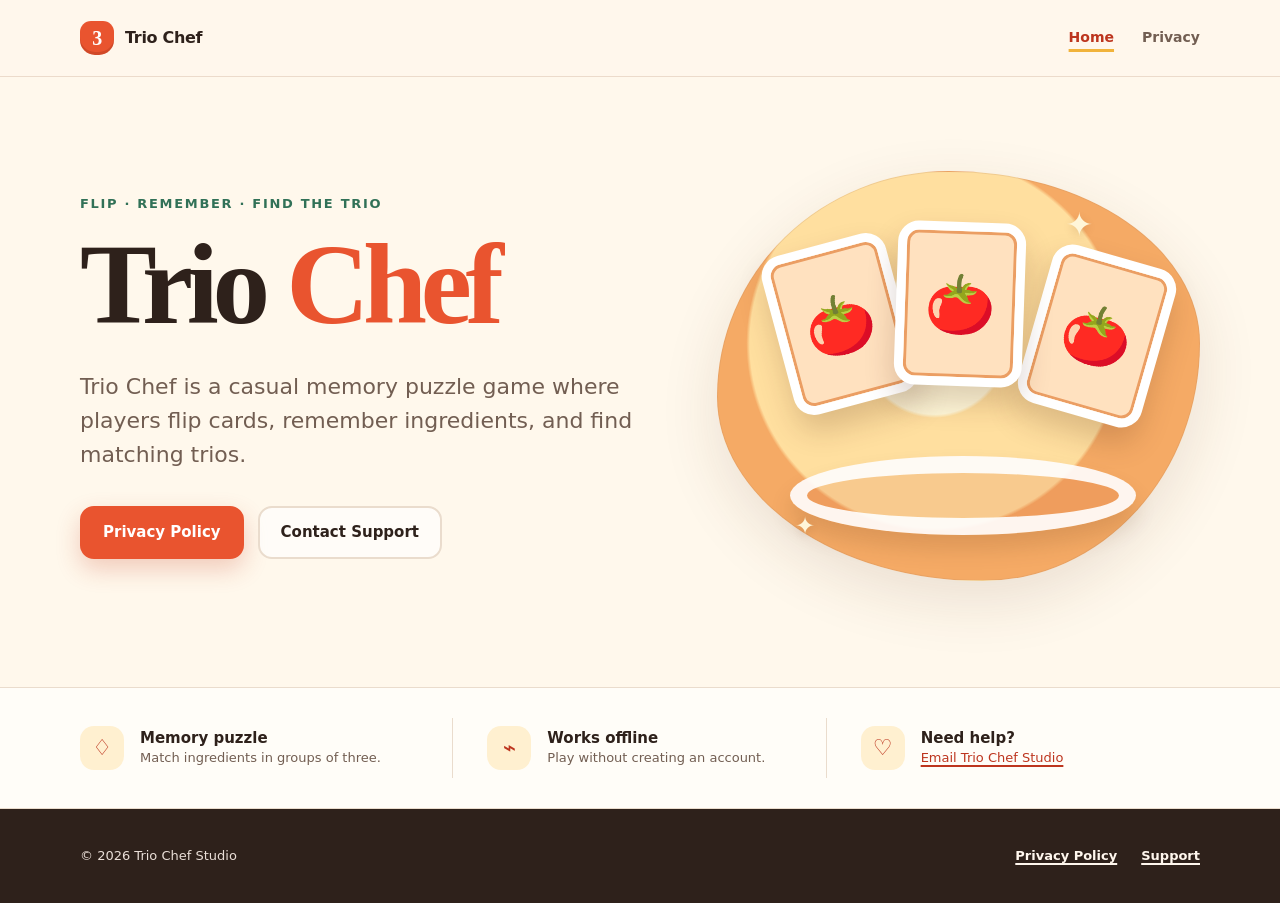
<file: index.html>
<!doctype html>
<html lang="en">
  <head>
    <meta charset="utf-8">
    <meta name="viewport" content="width=device-width, initial-scale=1">
    <meta name="description" content="Official privacy and support website for Trio Chef, a casual memory puzzle game by Trio Chef Studio.">
    <meta name="theme-color" content="#fff8ec">
    <title>Trio Chef — Privacy &amp; Support</title>
    <link rel="stylesheet" href="styles.css">
  </head>
  <body>
    <a class="skip-link" href="#main-content">Skip to content</a>

    <header class="site-header">
      <div class="shell header-inner">
        <a class="brand" href="index.html" aria-label="Trio Chef home">
          <span class="brand-mark" aria-hidden="true">3</span>
          <span>Trio Chef</span>
        </a>
        <nav aria-label="Main navigation">
          <a aria-current="page" href="index.html">Home</a>
          <a href="privacy.html">Privacy</a>
        </nav>
      </div>
    </header>

    <main id="main-content">
      <section class="hero shell" aria-labelledby="hero-title">
        <div class="hero-copy">
          <p class="eyebrow">Flip · Remember · Find the trio</p>
          <h1 id="hero-title">Trio <span>Chef</span></h1>
          <p class="hero-description">Trio Chef is a casual memory puzzle game where players flip cards, remember ingredients, and find matching trios.</p>
          <div class="actions">
            <a class="button button-primary" href="privacy.html">Privacy Policy</a>
            <a class="button button-secondary" href="mailto:triochef.support@gmail.com?subject=Trio%20Chef%20Support">Contact Support</a>
          </div>
        </div>

        <div class="game-art" aria-hidden="true">
          <span class="spark spark-one">✦</span>
          <span class="spark spark-two">✦</span>
          <div class="card card-one"><span>🍅</span></div>
          <div class="card card-two"><span>🍅</span></div>
          <div class="card card-three"><span>🍅</span></div>
          <div class="plate"></div>
        </div>
      </section>

      <section class="info-strip" aria-label="Game information">
        <div class="shell feature-grid">
          <article class="feature">
            <span class="feature-icon" aria-hidden="true">♢</span>
            <div>
              <h2>Memory puzzle</h2>
              <p>Match ingredients in groups of three.</p>
            </div>
          </article>
          <article class="feature">
            <span class="feature-icon" aria-hidden="true">⌁</span>
            <div>
              <h2>Works offline</h2>
              <p>Play without creating an account.</p>
            </div>
          </article>
          <article class="feature">
            <span class="feature-icon" aria-hidden="true">♡</span>
            <div>
              <h2>Need help?</h2>
              <p><a href="mailto:triochef.support@gmail.com?subject=Trio%20Chef%20Support">Email Trio Chef Studio</a></p>
            </div>
          </article>
        </div>
      </section>
    </main>

    <footer class="site-footer">
      <div class="shell footer-inner">
        <p>© 2026 Trio Chef Studio</p>
        <div>
          <a href="privacy.html">Privacy Policy</a>
          <a href="mailto:triochef.support@gmail.com?subject=Trio%20Chef%20Support">Support</a>
        </div>
      </div>
    </footer>
  </body>
</html>
</file>
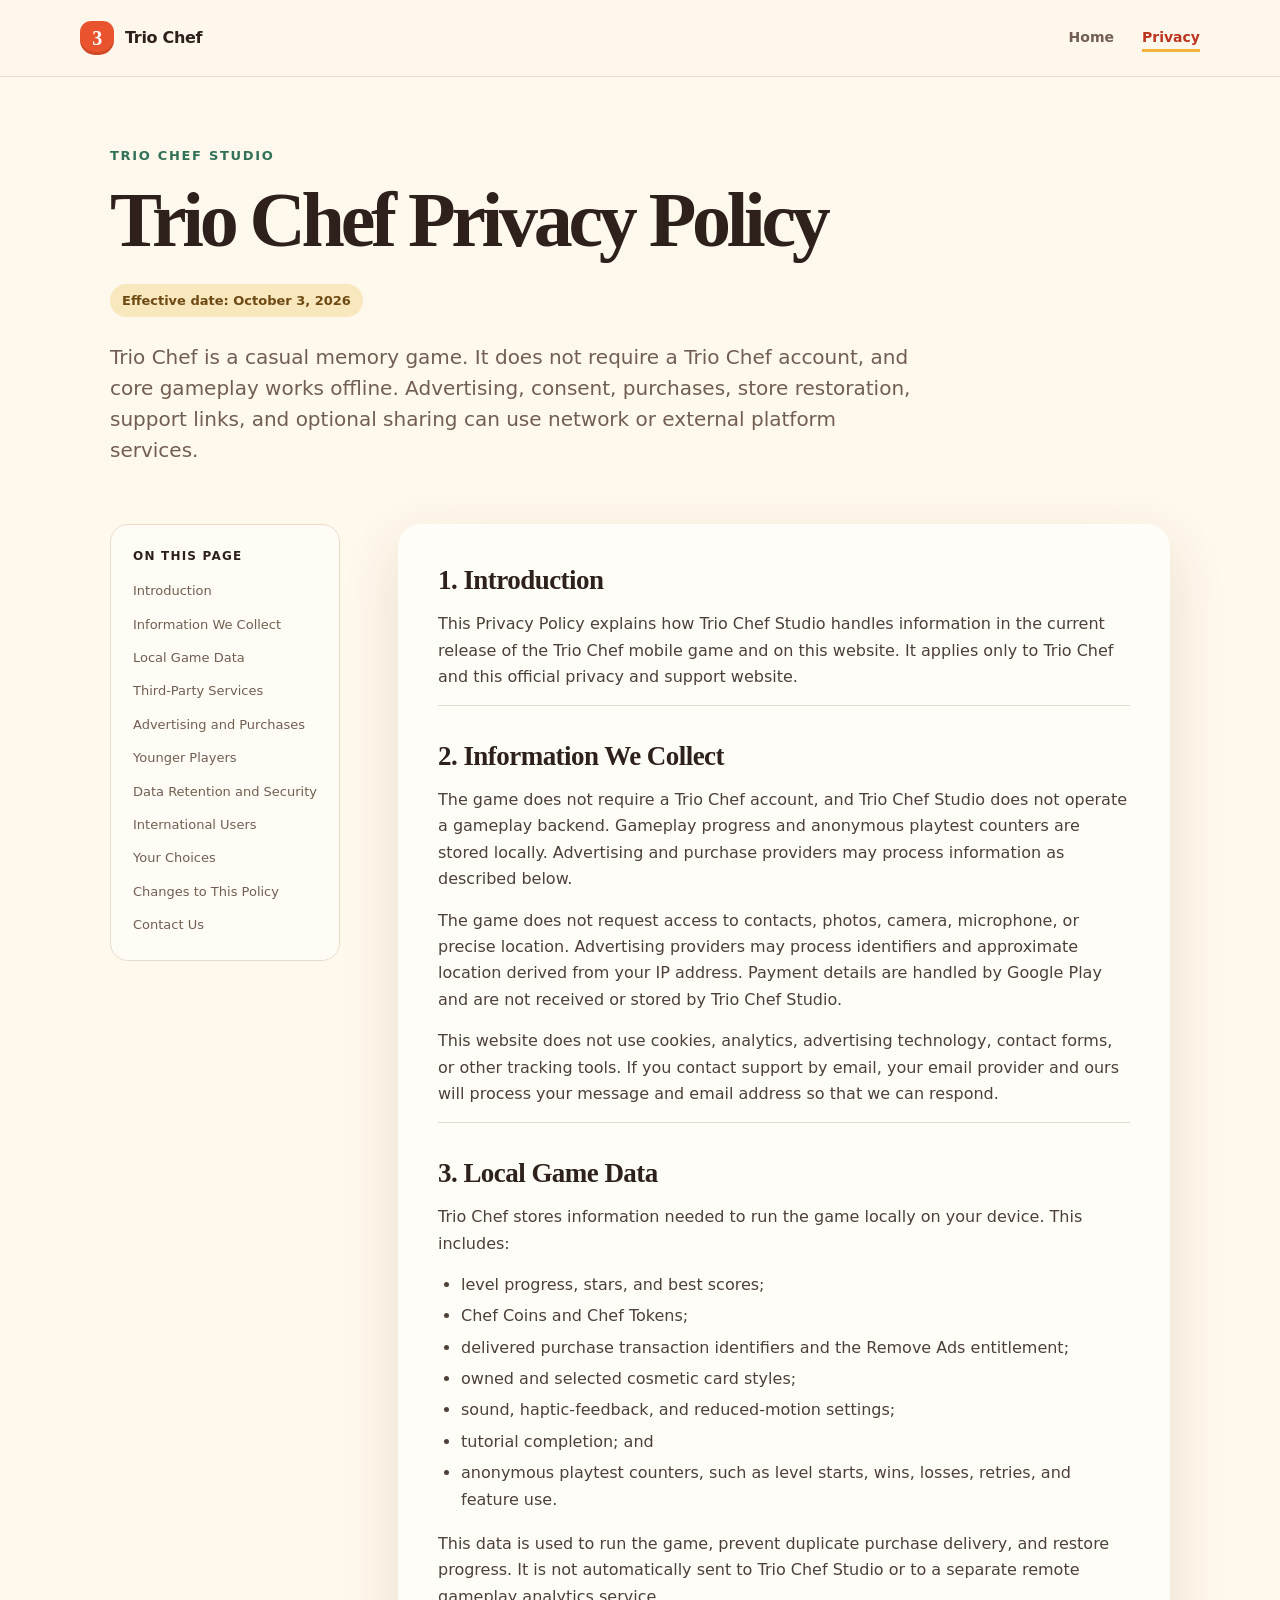
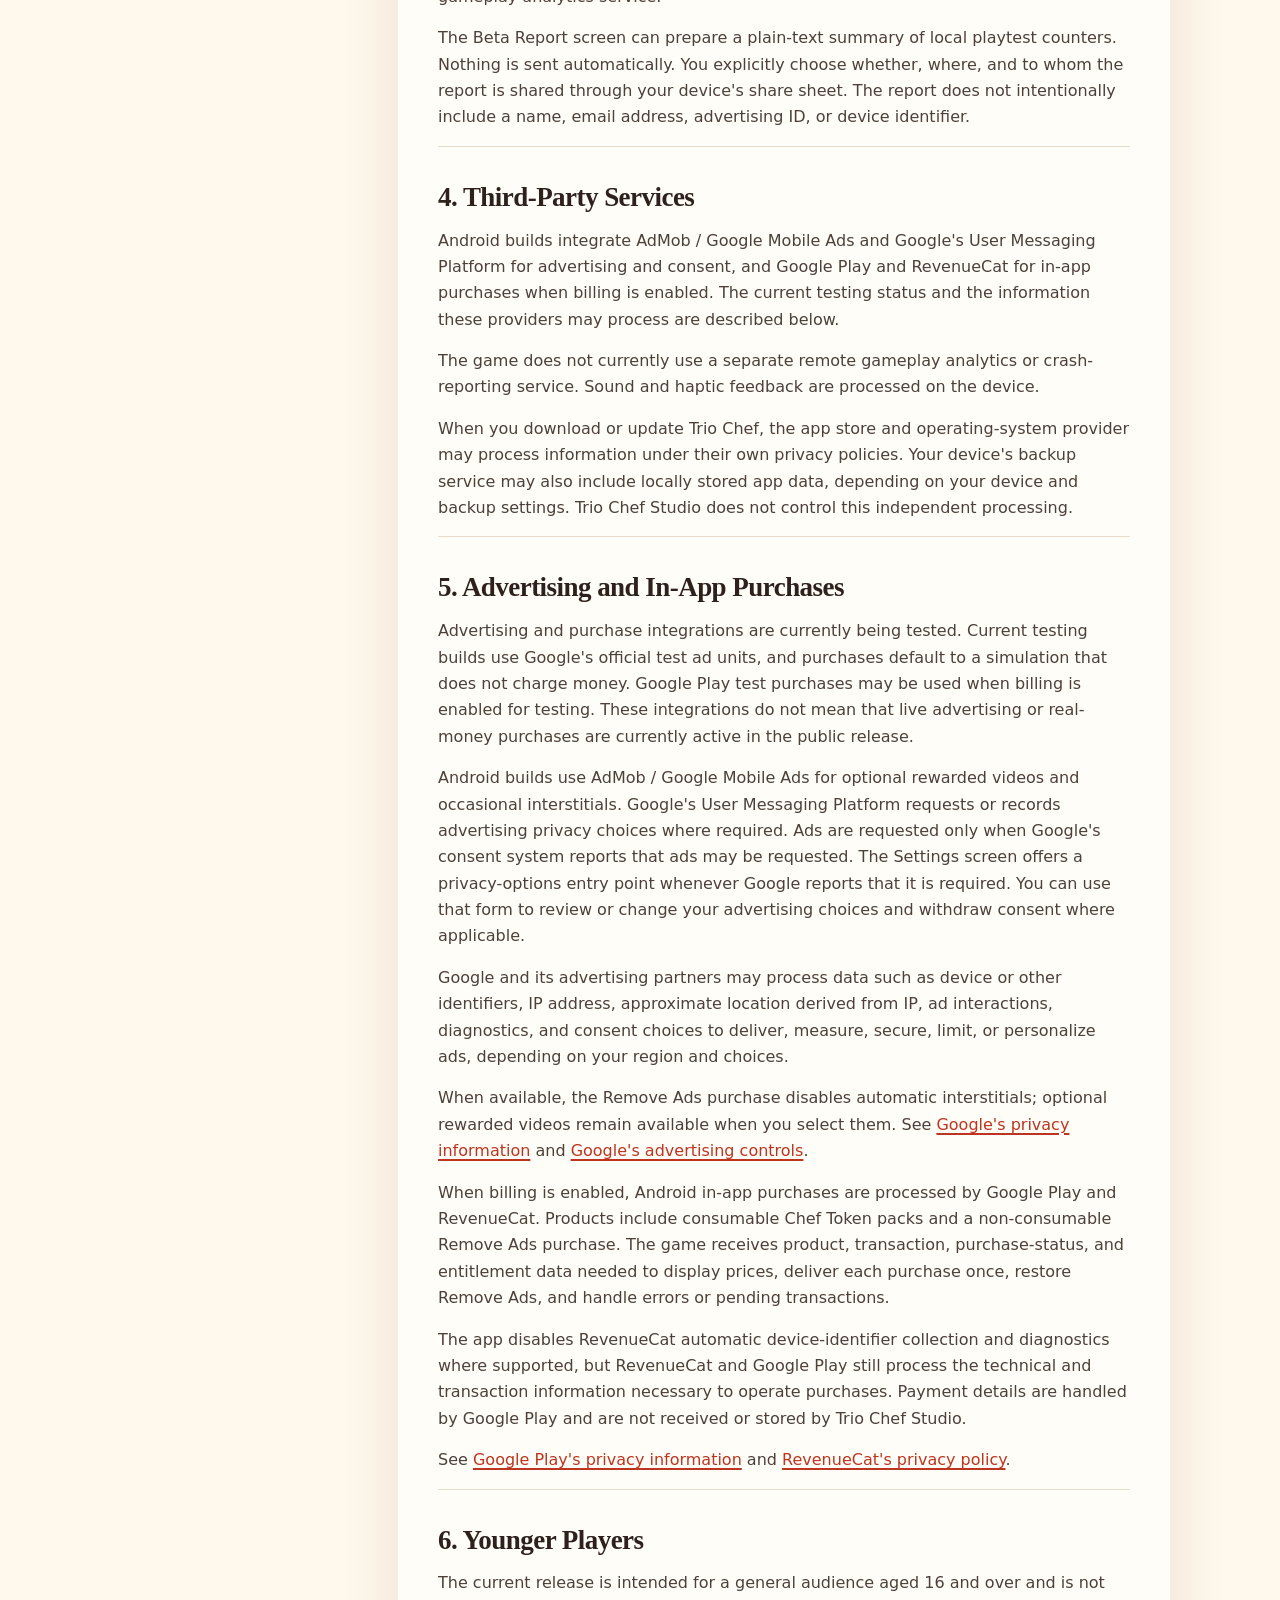
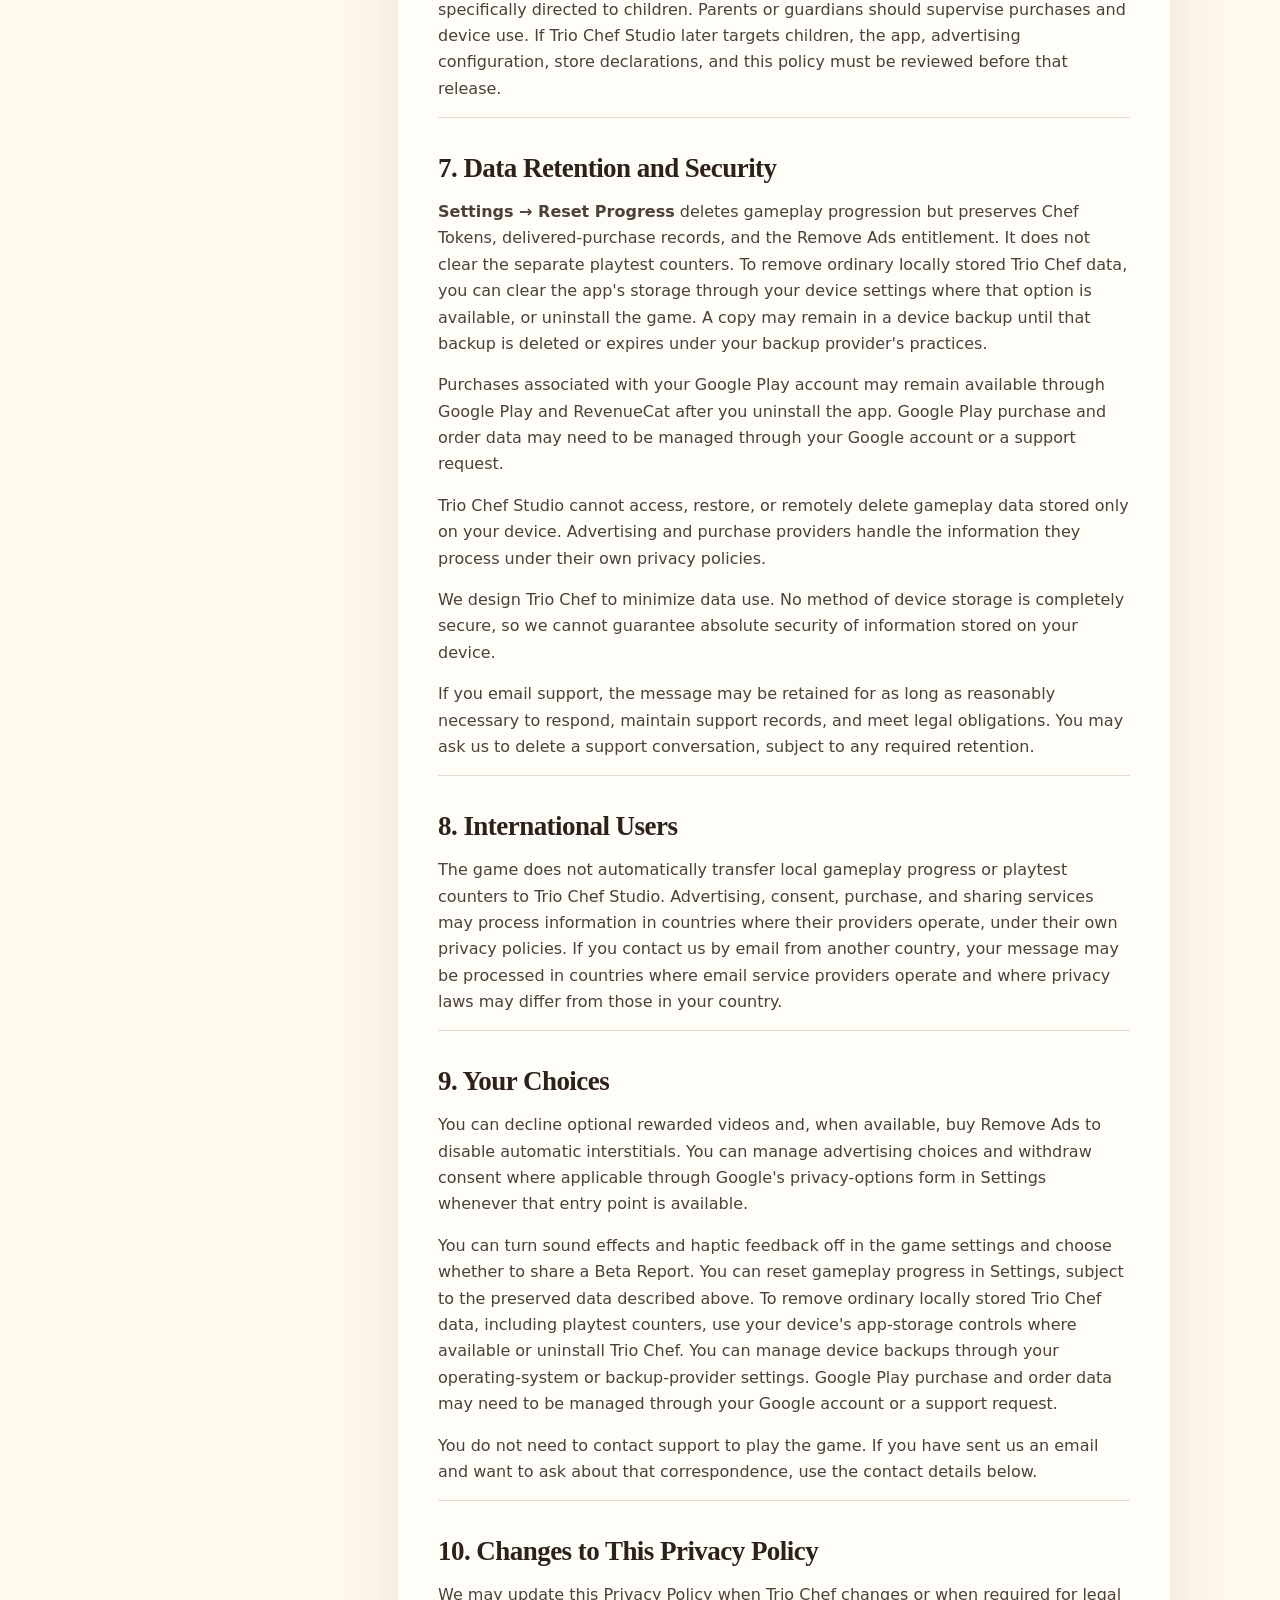
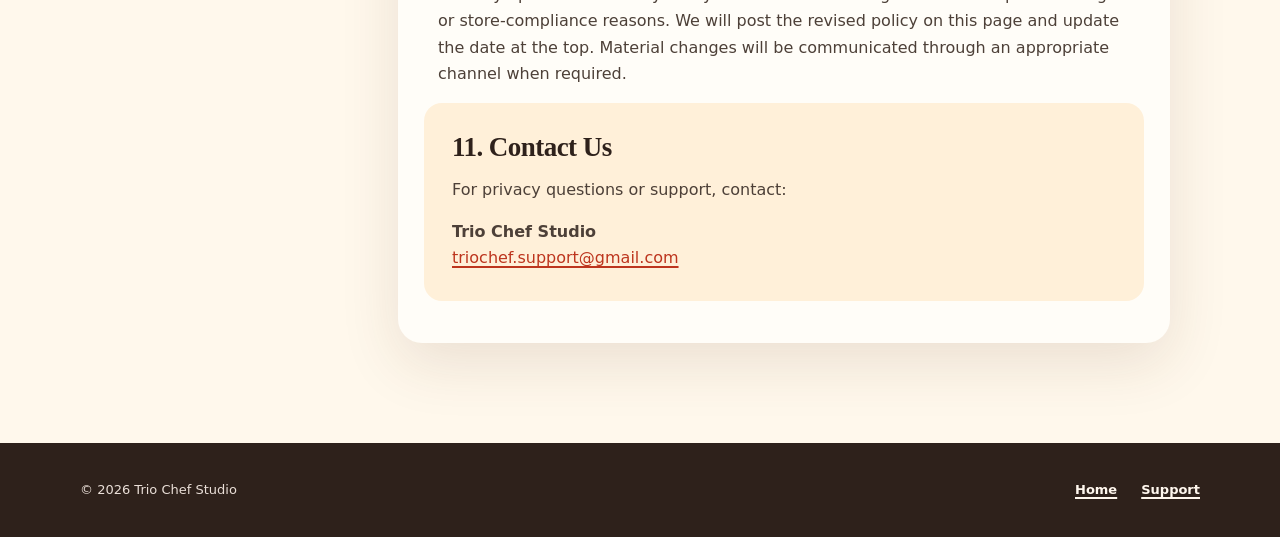
<file: privacy.html>
<!doctype html>
<html lang="en">
  <head>
    <meta charset="utf-8">
    <meta name="viewport" content="width=device-width, initial-scale=1">
    <meta name="description" content="Privacy Policy for the Trio Chef mobile game, published by Trio Chef Studio.">
    <meta name="theme-color" content="#fff8ec">
    <title>Privacy Policy — Trio Chef</title>
    <link rel="stylesheet" href="styles.css">
  </head>
  <body>
    <a class="skip-link" href="#main-content">Skip to content</a>

    <header class="site-header">
      <div class="shell header-inner">
        <a class="brand" href="index.html" aria-label="Trio Chef home">
          <span class="brand-mark" aria-hidden="true">3</span>
          <span>Trio Chef</span>
        </a>
        <nav aria-label="Main navigation">
          <a href="index.html">Home</a>
          <a aria-current="page" href="privacy.html">Privacy</a>
        </nav>
      </div>
    </header>

    <main id="main-content" class="policy-main">
      <article class="policy shell">
        <header class="policy-heading">
          <p class="eyebrow">Trio Chef Studio</p>
          <h1>Trio Chef Privacy Policy</h1>
          <p class="updated">Effective date: October 3, 2026</p>
          <p class="policy-summary">Trio Chef is a casual memory game. It does not require a Trio Chef account, and core gameplay works offline. Advertising, consent, purchases, store restoration, support links, and optional sharing can use network or external platform services.</p>
        </header>

        <div class="policy-layout">
          <nav class="contents" aria-label="Privacy policy contents">
            <p>On this page</p>
            <ol>
              <li><a href="#introduction">Introduction</a></li>
              <li><a href="#information">Information We Collect</a></li>
              <li><a href="#local-data">Local Game Data</a></li>
              <li><a href="#services">Third-Party Services</a></li>
              <li><a href="#ads-purchases">Advertising and Purchases</a></li>
              <li><a href="#younger-players">Younger Players</a></li>
              <li><a href="#retention">Data Retention and Security</a></li>
              <li><a href="#international">International Users</a></li>
              <li><a href="#choices">Your Choices</a></li>
              <li><a href="#changes">Changes to This Policy</a></li>
              <li><a href="#contact">Contact Us</a></li>
            </ol>
          </nav>

          <div class="policy-content">
            <section id="introduction">
              <h2>1. Introduction</h2>
              <p>This Privacy Policy explains how Trio Chef Studio handles information in the current release of the Trio Chef mobile game and on this website. It applies only to Trio Chef and this official privacy and support website.</p>
            </section>

            <section id="information">
              <h2>2. Information We Collect</h2>
              <p>The game does not require a Trio Chef account, and Trio Chef Studio does not operate a gameplay backend. Gameplay progress and anonymous playtest counters are stored locally. Advertising and purchase providers may process information as described below.</p>
              <p>The game does not request access to contacts, photos, camera, microphone, or precise location. Advertising providers may process identifiers and approximate location derived from your IP address. Payment details are handled by Google Play and are not received or stored by Trio Chef Studio.</p>
              <p>This website does not use cookies, analytics, advertising technology, contact forms, or other tracking tools. If you contact support by email, your email provider and ours will process your message and email address so that we can respond.</p>
            </section>

            <section id="local-data">
              <h2>3. Local Game Data</h2>
              <p>Trio Chef stores information needed to run the game locally on your device. This includes:</p>
              <ul>
                <li>level progress, stars, and best scores;</li>
                <li>Chef Coins and Chef Tokens;</li>
                <li>delivered purchase transaction identifiers and the Remove Ads entitlement;</li>
                <li>owned and selected cosmetic card styles;</li>
                <li>sound, haptic-feedback, and reduced-motion settings;</li>
                <li>tutorial completion; and</li>
                <li>anonymous playtest counters, such as level starts, wins, losses, retries, and feature use.</li>
              </ul>
              <p>This data is used to run the game, prevent duplicate purchase delivery, and restore progress. It is not automatically sent to Trio Chef Studio or to a separate remote gameplay analytics service.</p>
              <p>The Beta Report screen can prepare a plain-text summary of local playtest counters. Nothing is sent automatically. You explicitly choose whether, where, and to whom the report is shared through your device's share sheet. The report does not intentionally include a name, email address, advertising ID, or device identifier.</p>
            </section>

            <section id="services">
              <h2>4. Third-Party Services</h2>
              <p>Android builds integrate AdMob / Google Mobile Ads and Google's User Messaging Platform for advertising and consent, and Google Play and RevenueCat for in-app purchases when billing is enabled. The current testing status and the information these providers may process are described below.</p>
              <p>The game does not currently use a separate remote gameplay analytics or crash-reporting service. Sound and haptic feedback are processed on the device.</p>
              <p>When you download or update Trio Chef, the app store and operating-system provider may process information under their own privacy policies. Your device's backup service may also include locally stored app data, depending on your device and backup settings. Trio Chef Studio does not control this independent processing.</p>
            </section>

            <section id="ads-purchases">
              <h2>5. Advertising and In-App Purchases</h2>
              <p>Advertising and purchase integrations are currently being tested. Current testing builds use Google's official test ad units, and purchases default to a simulation that does not charge money. Google Play test purchases may be used when billing is enabled for testing. These integrations do not mean that live advertising or real-money purchases are currently active in the public release.</p>
              <p>Android builds use AdMob / Google Mobile Ads for optional rewarded videos and occasional interstitials. Google's User Messaging Platform requests or records advertising privacy choices where required. Ads are requested only when Google's consent system reports that ads may be requested. The Settings screen offers a privacy-options entry point whenever Google reports that it is required. You can use that form to review or change your advertising choices and withdraw consent where applicable.</p>
              <p>Google and its advertising partners may process data such as device or other identifiers, IP address, approximate location derived from IP, ad interactions, diagnostics, and consent choices to deliver, measure, secure, limit, or personalize ads, depending on your region and choices.</p>
              <p>When available, the Remove Ads purchase disables automatic interstitials; optional rewarded videos remain available when you select them. See <a href="https://policies.google.com/privacy">Google's privacy information</a> and <a href="https://myadcenter.google.com/">Google's advertising controls</a>.</p>
              <p>When billing is enabled, Android in-app purchases are processed by Google Play and RevenueCat. Products include consumable Chef Token packs and a non-consumable Remove Ads purchase. The game receives product, transaction, purchase-status, and entitlement data needed to display prices, deliver each purchase once, restore Remove Ads, and handle errors or pending transactions.</p>
              <p>The app disables RevenueCat automatic device-identifier collection and diagnostics where supported, but RevenueCat and Google Play still process the technical and transaction information necessary to operate purchases. Payment details are handled by Google Play and are not received or stored by Trio Chef Studio.</p>
              <p>See <a href="https://policies.google.com/privacy">Google Play's privacy information</a> and <a href="https://www.revenuecat.com/privacy/">RevenueCat's privacy policy</a>.</p>
            </section>

            <section id="younger-players">
              <h2>6. Younger Players</h2>
              <p>The current release is intended for a general audience aged 16 and over and is not specifically directed to children. Parents or guardians should supervise purchases and device use. If Trio Chef Studio later targets children, the app, advertising configuration, store declarations, and this policy must be reviewed before that release.</p>
            </section>

            <section id="retention">
              <h2>7. Data Retention and Security</h2>
              <p><strong>Settings → Reset Progress</strong> deletes gameplay progression but preserves Chef Tokens, delivered-purchase records, and the Remove Ads entitlement. It does not clear the separate playtest counters. To remove ordinary locally stored Trio Chef data, you can clear the app's storage through your device settings where that option is available, or uninstall the game. A copy may remain in a device backup until that backup is deleted or expires under your backup provider's practices.</p>
              <p>Purchases associated with your Google Play account may remain available through Google Play and RevenueCat after you uninstall the app. Google Play purchase and order data may need to be managed through your Google account or a support request.</p>
              <p>Trio Chef Studio cannot access, restore, or remotely delete gameplay data stored only on your device. Advertising and purchase providers handle the information they process under their own privacy policies.</p>
              <p>We design Trio Chef to minimize data use. No method of device storage is completely secure, so we cannot guarantee absolute security of information stored on your device.</p>
              <p>If you email support, the message may be retained for as long as reasonably necessary to respond, maintain support records, and meet legal obligations. You may ask us to delete a support conversation, subject to any required retention.</p>
            </section>

            <section id="international">
              <h2>8. International Users</h2>
              <p>The game does not automatically transfer local gameplay progress or playtest counters to Trio Chef Studio. Advertising, consent, purchase, and sharing services may process information in countries where their providers operate, under their own privacy policies. If you contact us by email from another country, your message may be processed in countries where email service providers operate and where privacy laws may differ from those in your country.</p>
            </section>

            <section id="choices">
              <h2>9. Your Choices</h2>
              <p>You can decline optional rewarded videos and, when available, buy Remove Ads to disable automatic interstitials. You can manage advertising choices and withdraw consent where applicable through Google's privacy-options form in Settings whenever that entry point is available.</p>
              <p>You can turn sound effects and haptic feedback off in the game settings and choose whether to share a Beta Report. You can reset gameplay progress in Settings, subject to the preserved data described above. To remove ordinary locally stored Trio Chef data, including playtest counters, use your device's app-storage controls where available or uninstall Trio Chef. You can manage device backups through your operating-system or backup-provider settings. Google Play purchase and order data may need to be managed through your Google account or a support request.</p>
              <p>You do not need to contact support to play the game. If you have sent us an email and want to ask about that correspondence, use the contact details below.</p>
            </section>

            <section id="changes">
              <h2>10. Changes to This Privacy Policy</h2>
              <p>We may update this Privacy Policy when Trio Chef changes or when required for legal or store-compliance reasons. We will post the revised policy on this page and update the date at the top. Material changes will be communicated through an appropriate channel when required.</p>
            </section>

            <section id="contact" class="contact-card">
              <h2>11. Contact Us</h2>
              <p>For privacy questions or support, contact:</p>
              <p><strong>Trio Chef Studio</strong><br><a href="mailto:triochef.support@gmail.com?subject=Trio%20Chef%20Privacy">triochef.support@gmail.com</a></p>
            </section>
          </div>
        </div>
      </article>
    </main>

    <footer class="site-footer">
      <div class="shell footer-inner">
        <p>© 2026 Trio Chef Studio</p>
        <div>
          <a href="index.html">Home</a>
          <a href="mailto:triochef.support@gmail.com?subject=Trio%20Chef%20Support">Support</a>
        </div>
      </div>
    </footer>
  </body>
</html>
</file>
<file: styles.css>
:root {
  --cream: #fff8ec;
  --paper: #fffdf8;
  --ink: #2e211b;
  --muted: #725e52;
  --orange: #e9542f;
  --orange-dark: #bd351e;
  --gold: #f1b33b;
  --green: #317157;
  --line: #eadccd;
  --shadow: 0 20px 60px rgba(92, 49, 24, 0.12);
  --radius: 24px;
}

* {
  box-sizing: border-box;
}

html {
  scroll-behavior: smooth;
}

body {
  margin: 0;
  background: var(--cream);
  color: var(--ink);
  font-family: Inter, ui-sans-serif, system-ui, -apple-system, BlinkMacSystemFont, "Segoe UI", sans-serif;
  font-size: 16px;
  line-height: 1.65;
  -webkit-font-smoothing: antialiased;
}

a {
  color: var(--orange-dark);
  text-decoration-thickness: 1.5px;
  text-underline-offset: 3px;
}

a:hover {
  color: var(--orange);
}

a:focus-visible,
.button:focus-visible {
  outline: 3px solid var(--green);
  outline-offset: 4px;
}

.skip-link {
  position: fixed;
  top: 10px;
  left: 10px;
  z-index: 100;
  padding: 10px 16px;
  border-radius: 10px;
  background: var(--ink);
  color: #fff;
  transform: translateY(-150%);
}

.skip-link:focus {
  color: #fff;
  transform: translateY(0);
}

.shell {
  width: min(1120px, calc(100% - 40px));
  margin-inline: auto;
}

.site-header {
  border-bottom: 1px solid rgba(174, 132, 99, 0.24);
  background: rgba(255, 248, 236, 0.93);
}

.header-inner,
.footer-inner {
  display: flex;
  align-items: center;
  justify-content: space-between;
}

.header-inner {
  min-height: 76px;
}

.brand {
  display: inline-flex;
  gap: 11px;
  align-items: center;
  color: var(--ink);
  font-weight: 850;
  letter-spacing: -0.02em;
  text-decoration: none;
}

.brand:hover {
  color: var(--ink);
}

.brand-mark {
  display: grid;
  width: 34px;
  height: 34px;
  place-items: center;
  border-radius: 11px 11px 15px 15px;
  background: var(--orange);
  box-shadow: inset 0 -3px 0 rgba(110, 30, 12, 0.2);
  color: #fff;
  font-family: Georgia, serif;
  font-size: 20px;
  line-height: 1;
}

nav {
  display: flex;
  gap: 28px;
}

.site-header nav a {
  color: var(--muted);
  font-size: 14px;
  font-weight: 750;
  text-decoration: none;
}

.site-header nav a:hover,
.site-header nav a[aria-current="page"] {
  color: var(--orange-dark);
}

.site-header nav a[aria-current="page"] {
  text-decoration: underline;
  text-decoration-color: var(--gold);
  text-decoration-thickness: 3px;
  text-underline-offset: 7px;
}

.hero {
  display: grid;
  min-height: 610px;
  grid-template-columns: 1.08fr 0.92fr;
  gap: 70px;
  align-items: center;
  padding-block: 80px 92px;
}

.eyebrow {
  margin: 0 0 14px;
  color: var(--green);
  font-size: 13px;
  font-weight: 850;
  letter-spacing: 0.13em;
  text-transform: uppercase;
}

.hero h1,
.policy-heading h1 {
  margin: 0;
  font-family: Georgia, "Times New Roman", serif;
  line-height: 0.96;
  letter-spacing: -0.055em;
}

.hero h1 {
  max-width: 630px;
  font-size: clamp(68px, 9vw, 118px);
}

.hero h1 span {
  color: var(--orange);
}

.hero-description {
  max-width: 650px;
  margin: 30px 0 0;
  color: var(--muted);
  font-size: clamp(18px, 2.1vw, 22px);
  line-height: 1.55;
}

.actions {
  display: flex;
  flex-wrap: wrap;
  gap: 14px;
  margin-top: 34px;
}

.button {
  display: inline-flex;
  min-height: 50px;
  align-items: center;
  justify-content: center;
  padding: 12px 21px;
  border: 2px solid transparent;
  border-radius: 14px;
  font-size: 15px;
  font-weight: 800;
  text-decoration: none;
  transition: transform 160ms ease, box-shadow 160ms ease, background 160ms ease;
}

.button:hover {
  transform: translateY(-2px);
}

.button-primary {
  background: var(--orange);
  box-shadow: 0 10px 24px rgba(195, 57, 28, 0.24);
  color: #fff;
}

.button-primary:hover {
  background: var(--orange-dark);
  color: #fff;
}

.button-secondary {
  border-color: var(--line);
  background: rgba(255, 255, 255, 0.65);
  color: var(--ink);
}

.button-secondary:hover {
  border-color: #d8bba2;
  background: #fff;
  color: var(--ink);
}

.game-art {
  position: relative;
  min-height: 410px;
  border: 1px solid rgba(194, 139, 92, 0.24);
  border-radius: 48% 52% 45% 55% / 55% 42% 58% 45%;
  background: radial-gradient(circle at 45% 42%, #fff8d9 0 20%, #ffdf9f 21% 52%, #f5aa65 53% 100%);
  box-shadow: var(--shadow);
}

.card {
  position: absolute;
  display: grid;
  width: 128px;
  height: 164px;
  place-items: center;
  border: 9px solid #fff;
  border-radius: 21px;
  background: #ffe1bf;
  box-shadow: 0 16px 30px rgba(78, 36, 17, 0.2), inset 0 0 0 3px #eb9e63;
  font-size: 57px;
}

.card-one {
  top: 70px;
  left: 12%;
  transform: rotate(-15deg);
}

.card-two {
  top: 50px;
  left: 37%;
  z-index: 2;
  transform: rotate(2deg);
}

.card-three {
  top: 82px;
  right: 8%;
  transform: rotate(16deg);
}

.plate {
  position: absolute;
  right: 13%;
  bottom: 45px;
  width: 72%;
  height: 79px;
  border: 17px solid rgba(255, 255, 255, 0.9);
  border-radius: 50%;
  background: rgba(210, 89, 47, 0.15);
  box-shadow: 0 14px 22px rgba(94, 49, 20, 0.16);
}

.spark {
  position: absolute;
  z-index: 4;
  color: #fff6d9;
  font-size: 33px;
  text-shadow: 0 3px 10px rgba(105, 51, 19, 0.16);
}

.spark-one {
  top: 26px;
  right: 22%;
}

.spark-two {
  bottom: 33px;
  left: 16%;
  font-size: 24px;
}

.info-strip {
  border-block: 1px solid var(--line);
  background: var(--paper);
}

.feature-grid {
  display: grid;
  grid-template-columns: repeat(3, 1fr);
  gap: 0;
  padding-block: 30px;
}

.feature {
  display: flex;
  align-items: center;
  gap: 16px;
  padding: 8px 34px;
  border-right: 1px solid var(--line);
}

.feature:first-child {
  padding-left: 0;
}

.feature:last-child {
  border-right: 0;
}

.feature-icon {
  display: grid;
  width: 44px;
  height: 44px;
  flex: 0 0 auto;
  place-items: center;
  border-radius: 14px;
  background: #fff0d0;
  color: var(--orange-dark);
  font-size: 22px;
  font-weight: 800;
}

.feature h2,
.feature p {
  margin: 0;
}

.feature h2 {
  font-size: 15px;
  line-height: 1.35;
}

.feature p {
  color: var(--muted);
  font-size: 13px;
  line-height: 1.5;
}

.site-footer {
  background: var(--ink);
  color: #eadfd8;
}

.footer-inner {
  min-height: 94px;
  gap: 24px;
}

.footer-inner p {
  margin: 0;
  font-size: 13px;
}

.footer-inner div {
  display: flex;
  gap: 24px;
}

.footer-inner a {
  color: #fff7ee;
  font-size: 13px;
  font-weight: 700;
}

.policy-main {
  padding-block: 68px 100px;
}

.policy {
  max-width: 1060px;
}

.policy-heading {
  max-width: 820px;
  margin-bottom: 58px;
}

.policy-heading h1 {
  font-size: clamp(46px, 7vw, 78px);
  line-height: 1.02;
}

.updated {
  display: inline-block;
  margin: 24px 0 0;
  padding: 6px 12px;
  border-radius: 999px;
  background: #f9e7bd;
  color: #6d4a13;
  font-size: 13px;
  font-weight: 750;
}

.policy-summary {
  margin: 25px 0 0;
  color: var(--muted);
  font-size: 20px;
  line-height: 1.55;
}

.policy-layout {
  display: grid;
  grid-template-columns: 230px minmax(0, 1fr);
  gap: 58px;
  align-items: start;
}

.contents {
  position: sticky;
  top: 24px;
  display: block;
  padding: 22px;
  border: 1px solid var(--line);
  border-radius: 18px;
  background: rgba(255, 253, 248, 0.76);
}

.contents p {
  margin: 0 0 10px;
  color: var(--ink);
  font-size: 12px;
  font-weight: 850;
  letter-spacing: 0.1em;
  text-transform: uppercase;
}

.contents ol {
  margin: 0;
  padding: 0;
  list-style: none;
}

.contents li + li {
  margin-top: 7px;
}

.contents a {
  color: var(--muted);
  font-size: 13px;
  line-height: 1.35;
  text-decoration: none;
}

.contents a:hover {
  color: var(--orange-dark);
  text-decoration: underline;
}

.policy-content {
  min-width: 0;
  padding: 6px 40px 42px;
  border-radius: var(--radius);
  background: var(--paper);
  box-shadow: var(--shadow);
}

.policy-content section {
  padding-top: 34px;
  scroll-margin-top: 20px;
}

.policy-content section + section {
  margin-top: 4px;
  border-top: 1px solid var(--line);
}

.policy-content h2 {
  margin: 0 0 13px;
  font-family: Georgia, "Times New Roman", serif;
  font-size: 27px;
  line-height: 1.25;
  letter-spacing: -0.02em;
}

.policy-content p {
  margin: 0 0 15px;
  color: #4d4038;
}

.policy-content ul {
  margin: 6px 0 18px;
  padding-left: 23px;
  color: #4d4038;
}

.policy-content li + li {
  margin-top: 5px;
}

.contact-card {
  margin: 34px -14px 0;
  padding: 28px 28px 14px !important;
  border: 0 !important;
  border-radius: 18px;
  background: #fff0d9;
}

@media (max-width: 850px) {
  .hero {
    min-height: auto;
    grid-template-columns: 1fr;
    gap: 55px;
    padding-block: 65px 75px;
  }

  .game-art {
    min-height: 380px;
  }

  .feature-grid {
    grid-template-columns: 1fr;
  }

  .feature,
  .feature:first-child {
    padding: 19px 0;
    border-right: 0;
    border-bottom: 1px solid var(--line);
  }

  .feature:last-child {
    border-bottom: 0;
  }

  .policy-layout {
    grid-template-columns: 1fr;
    gap: 26px;
  }

  .contents {
    position: static;
  }
}

@media (max-width: 560px) {
  .shell {
    width: min(100% - 28px, 1120px);
  }

  .header-inner {
    min-height: 68px;
  }

  .site-header nav {
    gap: 17px;
  }

  .hero {
    padding-top: 50px;
  }

  .hero h1 {
    font-size: clamp(58px, 21vw, 88px);
  }

  .actions,
  .button {
    width: 100%;
  }

  .game-art {
    min-height: 305px;
    border-radius: 36px;
  }

  .card {
    width: 92px;
    height: 123px;
    border-width: 7px;
    border-radius: 16px;
    font-size: 42px;
  }

  .card-one {
    top: 62px;
    left: 7%;
  }

  .card-two {
    top: 45px;
    left: 35%;
  }

  .card-three {
    top: 68px;
    right: 6%;
  }

  .plate {
    bottom: 35px;
    height: 62px;
  }

  .footer-inner {
    min-height: 120px;
    flex-direction: column;
    justify-content: center;
    text-align: center;
  }

  .policy-main {
    padding-block: 48px 72px;
  }

  .policy-heading {
    margin-bottom: 36px;
  }

  .policy-summary {
    font-size: 18px;
  }

  .policy-content {
    padding: 2px 20px 30px;
    border-radius: 18px;
  }

  .policy-content h2 {
    font-size: 23px;
  }

  .contact-card {
    margin-inline: -8px;
    padding: 24px 20px 10px !important;
  }
}

@media (prefers-reduced-motion: reduce) {
  html {
    scroll-behavior: auto;
  }

  *,
  *::before,
  *::after {
    transition-duration: 0.01ms !important;
  }
}

@media print {
  .site-header,
  .site-footer,
  .contents {
    display: none;
  }

  body,
  .policy-content {
    background: #fff;
  }

  .policy-main {
    padding: 0;
  }

  .policy-layout {
    display: block;
  }

  .policy-content {
    padding: 0;
    box-shadow: none;
  }
}
</file>
